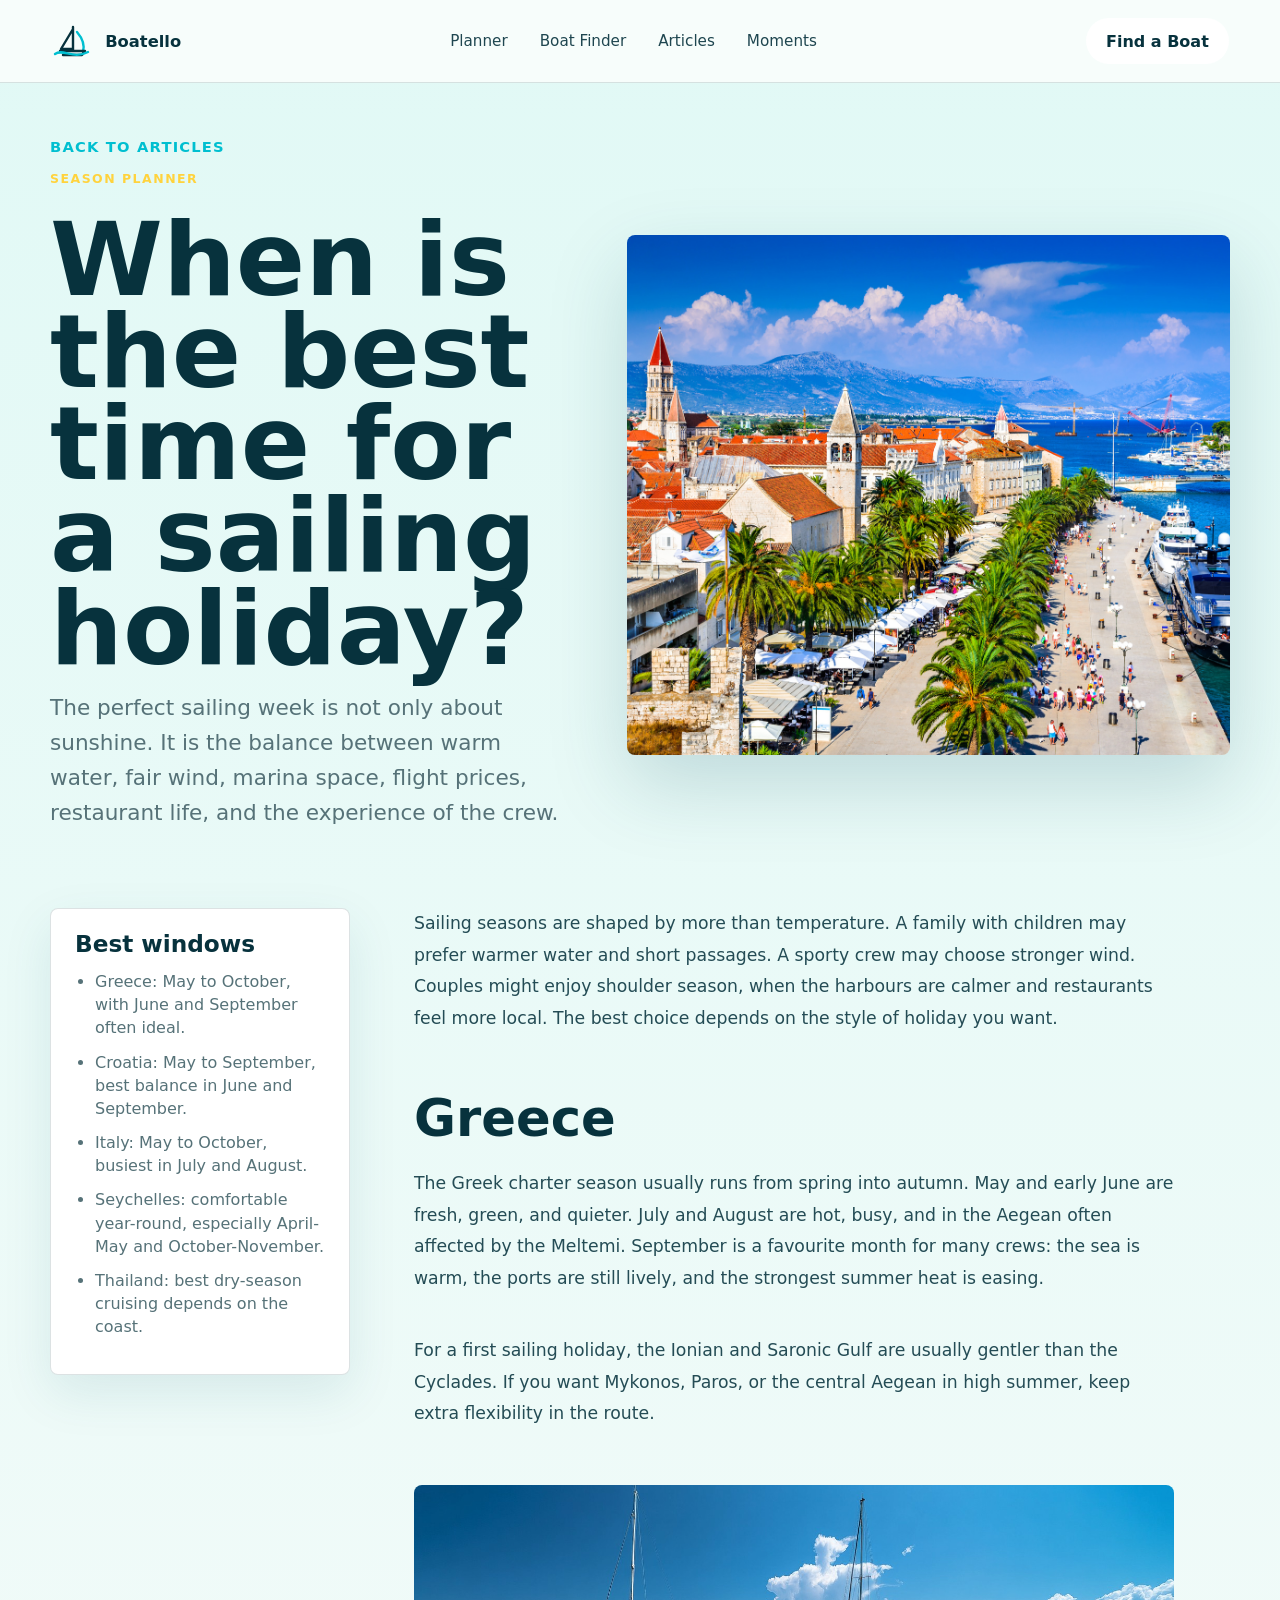
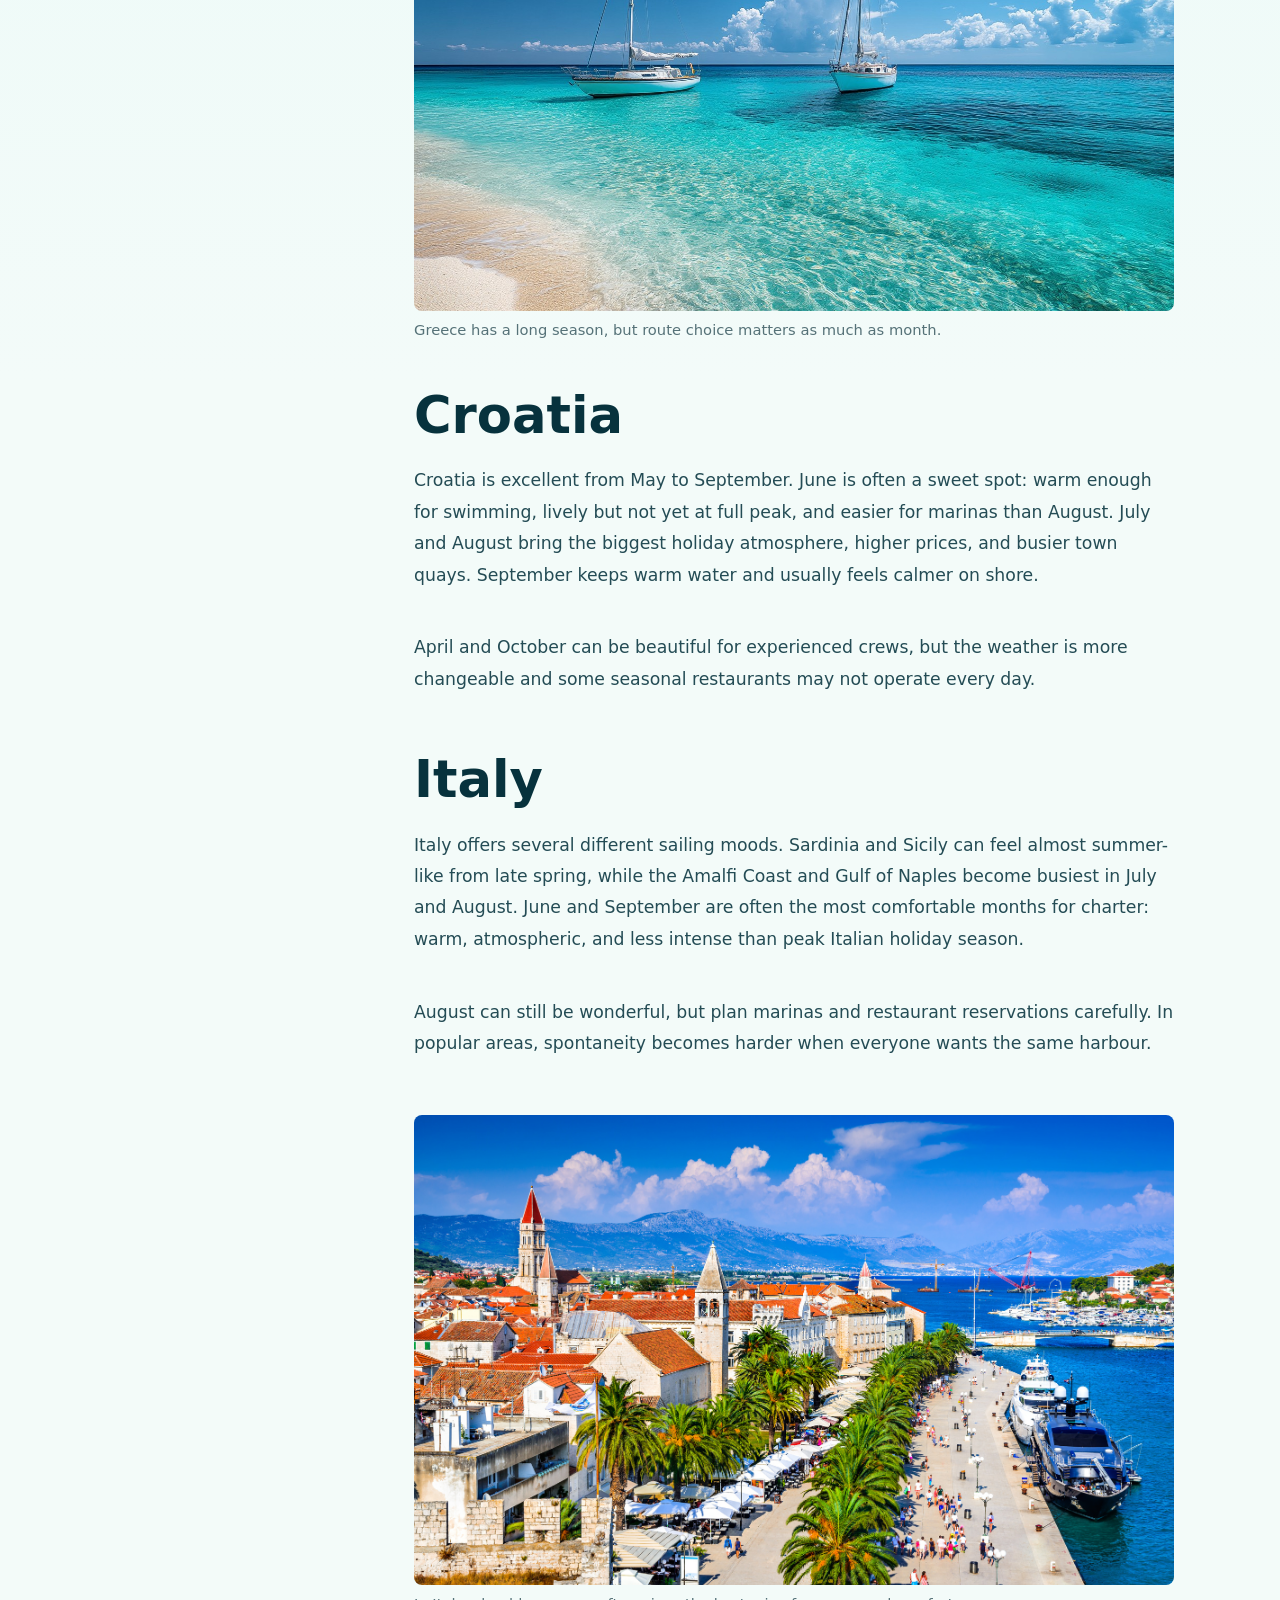
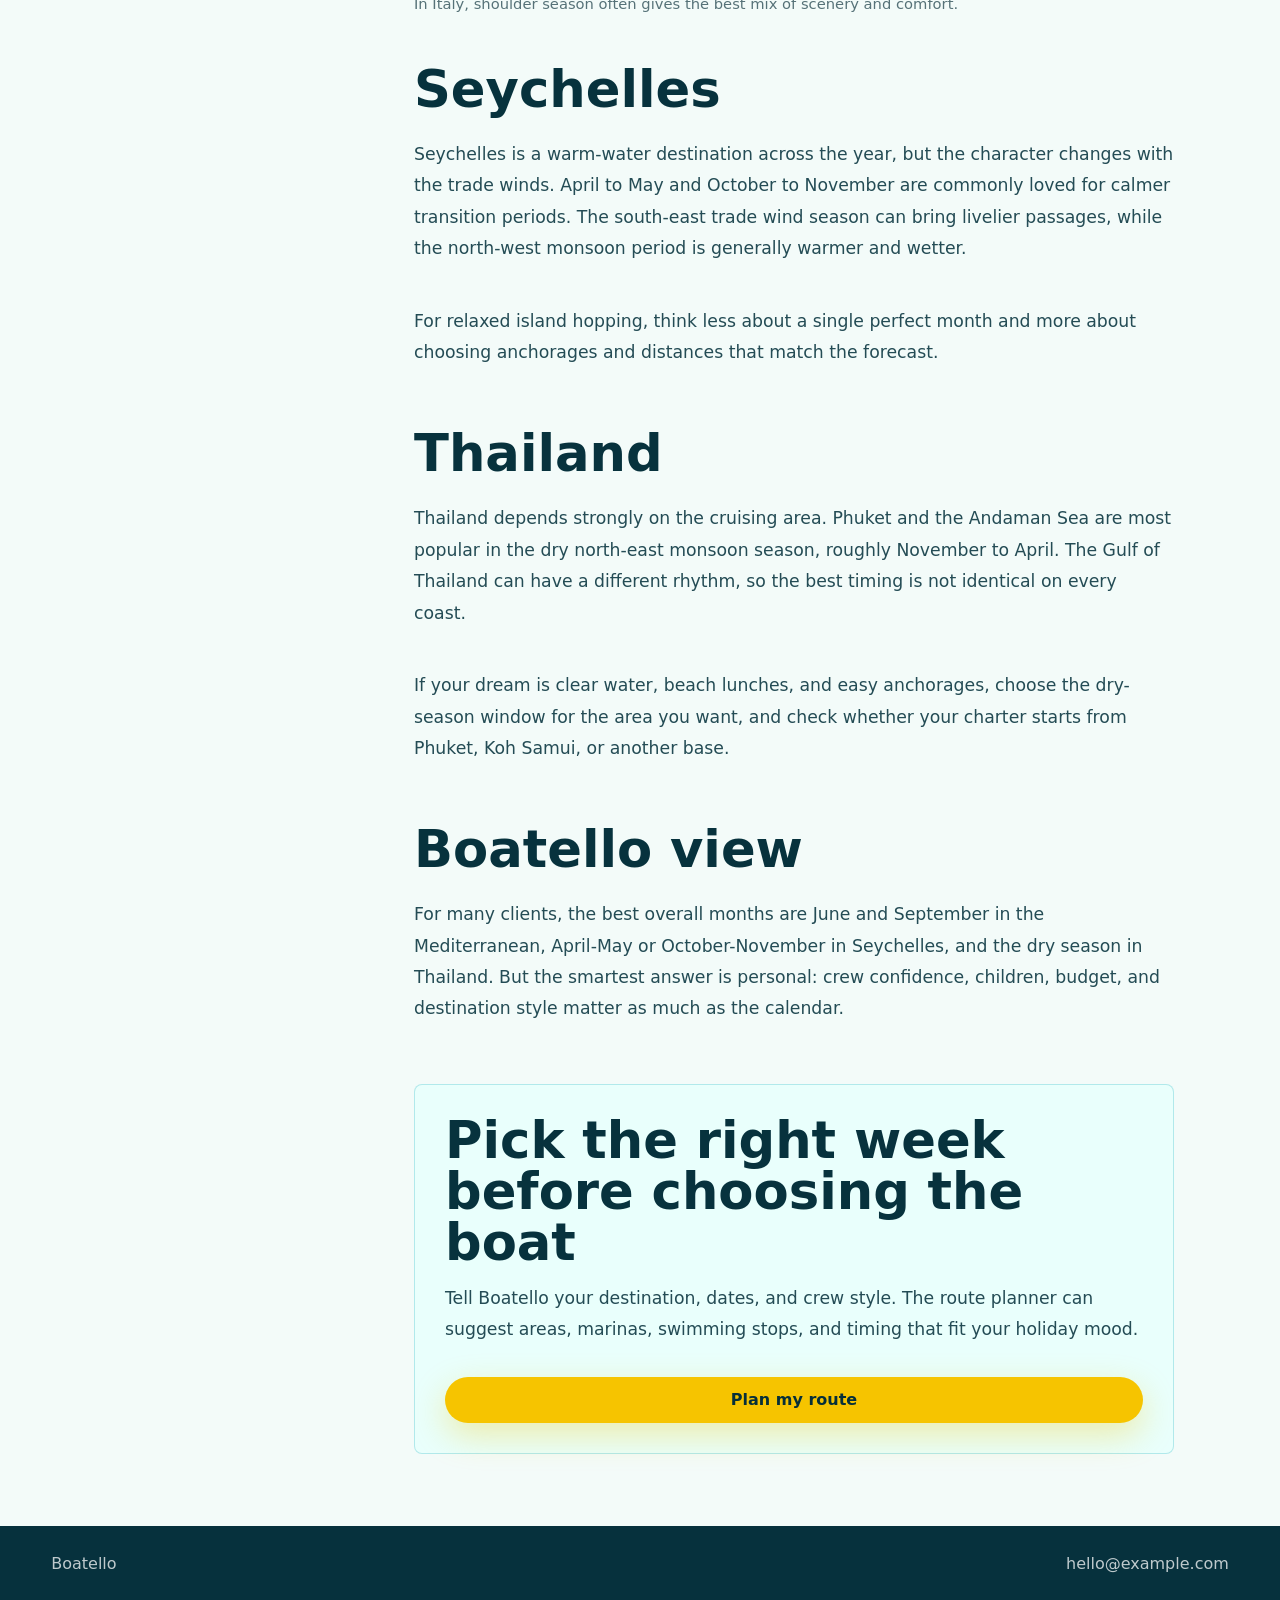
<file: article-best-sailing-season.html>
<!doctype html>
<html lang="en">
  <head>
    <meta charset="utf-8" />
    <meta name="viewport" content="width=device-width, initial-scale=1" />
    <title>When Is the Best Time for a Sailing Holiday? | Boatello</title>
    <meta
      name="description"
      content="Boatello guide to the best yacht charter seasons in Greece, Croatia, Italy, Seychelles, and Thailand."
    />
    <link rel="stylesheet" href="styles.css?v=article-seasons" />
  </head>
  <body>
    <header class="site-header article-header" aria-label="Primary navigation">
      <a class="brand" href="index.html#top" aria-label="Boatello home">
        <span class="brand-mark boatello-mark" aria-hidden="true">
          <svg viewBox="0 0 44 34" role="img">
            <path class="mark-sail-main" d="M22 3v23M22 5 10 25h12" />
            <path class="mark-sail-accent" d="M26 8c6 7 8 13 6 20" />
            <path class="mark-hull" d="M9 27h25l-3 4H12" />
            <path class="mark-route" d="M4 30c8-6 18 6 33-2" />
          </svg>
        </span>
        <span class="brand-name">Boatello</span>
      </a>
      <nav class="nav-links" aria-label="Main">
        <a href="index.html#planner">Planner</a>
        <a href="index.html#boat-finder">Boat Finder</a>
        <a href="index.html#articles">Articles</a>
        <a href="index.html#moments">Moments</a>
      </nav>
      <a class="nav-cta" href="index.html#boat-finder">Find a Boat</a>
    </header>

    <main class="article-page">
      <article class="article-detail">
        <section class="article-hero">
          <div class="article-hero-copy">
            <a class="back-link" href="index.html#articles">Back to articles</a>
            <p class="eyebrow">Season planner</p>
            <h1>When is the best time for a sailing holiday?</h1>
            <p class="article-intro">
              The perfect sailing week is not only about sunshine. It is the balance between warm
              water, fair wind, marina space, flight prices, restaurant life, and the experience of
              the crew.
            </p>
          </div>
          <img
            src="article-trogir-croatia.jpg"
            alt="Trogir waterfront in Croatia during the Mediterranean sailing season"
          />
        </section>

        <div class="article-content-grid">
          <aside class="article-note">
            <h2>Best windows</h2>
            <ul>
              <li>Greece: May to October, with June and September often ideal.</li>
              <li>Croatia: May to September, best balance in June and September.</li>
              <li>Italy: May to October, busiest in July and August.</li>
              <li>Seychelles: comfortable year-round, especially April-May and October-November.</li>
              <li>Thailand: best dry-season cruising depends on the coast.</li>
            </ul>
          </aside>

          <div class="article-copy">
            <p>
              Sailing seasons are shaped by more than temperature. A family with children may prefer
              warmer water and short passages. A sporty crew may choose stronger wind. Couples might
              enjoy shoulder season, when the harbours are calmer and restaurants feel more local.
              The best choice depends on the style of holiday you want.
            </p>

            <h2>Greece</h2>
            <p>
              The Greek charter season usually runs from spring into autumn. May and early June are
              fresh, green, and quieter. July and August are hot, busy, and in the Aegean often
              affected by the Meltemi. September is a favourite month for many crews: the sea is
              warm, the ports are still lively, and the strongest summer heat is easing.
            </p>
            <p>
              For a first sailing holiday, the Ionian and Saronic Gulf are usually gentler than the
              Cyclades. If you want Mykonos, Paros, or the central Aegean in high summer, keep extra
              flexibility in the route.
            </p>

            <figure>
              <img
                src="article-sailboats-tropical-paradise.jpg"
                alt="Sailboats in clear warm water during an ideal sailing season"
              />
              <figcaption>Greece has a long season, but route choice matters as much as month.</figcaption>
            </figure>

            <h2>Croatia</h2>
            <p>
              Croatia is excellent from May to September. June is often a sweet spot: warm enough for
              swimming, lively but not yet at full peak, and easier for marinas than August. July and
              August bring the biggest holiday atmosphere, higher prices, and busier town quays.
              September keeps warm water and usually feels calmer on shore.
            </p>
            <p>
              April and October can be beautiful for experienced crews, but the weather is more
              changeable and some seasonal restaurants may not operate every day.
            </p>

            <h2>Italy</h2>
            <p>
              Italy offers several different sailing moods. Sardinia and Sicily can feel almost
              summer-like from late spring, while the Amalfi Coast and Gulf of Naples become busiest
              in July and August. June and September are often the most comfortable months for
              charter: warm, atmospheric, and less intense than peak Italian holiday season.
            </p>
            <p>
              August can still be wonderful, but plan marinas and restaurant reservations carefully.
              In popular areas, spontaneity becomes harder when everyone wants the same harbour.
            </p>

            <figure>
              <img
                src="article-trogir-croatia.jpg"
                alt="Mediterranean harbour and waterfront in high sailing season"
              />
              <figcaption>In Italy, shoulder season often gives the best mix of scenery and comfort.</figcaption>
            </figure>

            <h2>Seychelles</h2>
            <p>
              Seychelles is a warm-water destination across the year, but the character changes with
              the trade winds. April to May and October to November are commonly loved for calmer
              transition periods. The south-east trade wind season can bring livelier passages, while
              the north-west monsoon period is generally warmer and wetter.
            </p>
            <p>
              For relaxed island hopping, think less about a single perfect month and more about
              choosing anchorages and distances that match the forecast.
            </p>

            <h2>Thailand</h2>
            <p>
              Thailand depends strongly on the cruising area. Phuket and the Andaman Sea are most
              popular in the dry north-east monsoon season, roughly November to April. The Gulf of
              Thailand can have a different rhythm, so the best timing is not identical on every
              coast.
            </p>
            <p>
              If your dream is clear water, beach lunches, and easy anchorages, choose the dry-season
              window for the area you want, and check whether your charter starts from Phuket, Koh
              Samui, or another base.
            </p>

            <h2>Boatello view</h2>
            <p>
              For many clients, the best overall months are June and September in the Mediterranean,
              April-May or October-November in Seychelles, and the dry season in Thailand. But the
              smartest answer is personal: crew confidence, children, budget, and destination style
              matter as much as the calendar.
            </p>

            <div class="article-cta">
              <h2>Pick the right week before choosing the boat</h2>
              <p>
                Tell Boatello your destination, dates, and crew style. The route planner can suggest
                areas, marinas, swimming stops, and timing that fit your holiday mood.
              </p>
              <a class="button primary" href="index.html#planner">Plan my route</a>
            </div>
          </div>
        </div>
      </article>
    </main>

    <footer class="footer">
      <span>Boatello</span>
      <a href="mailto:hello@example.com">hello@example.com</a>
    </footer>
  </body>
</html>
</file>
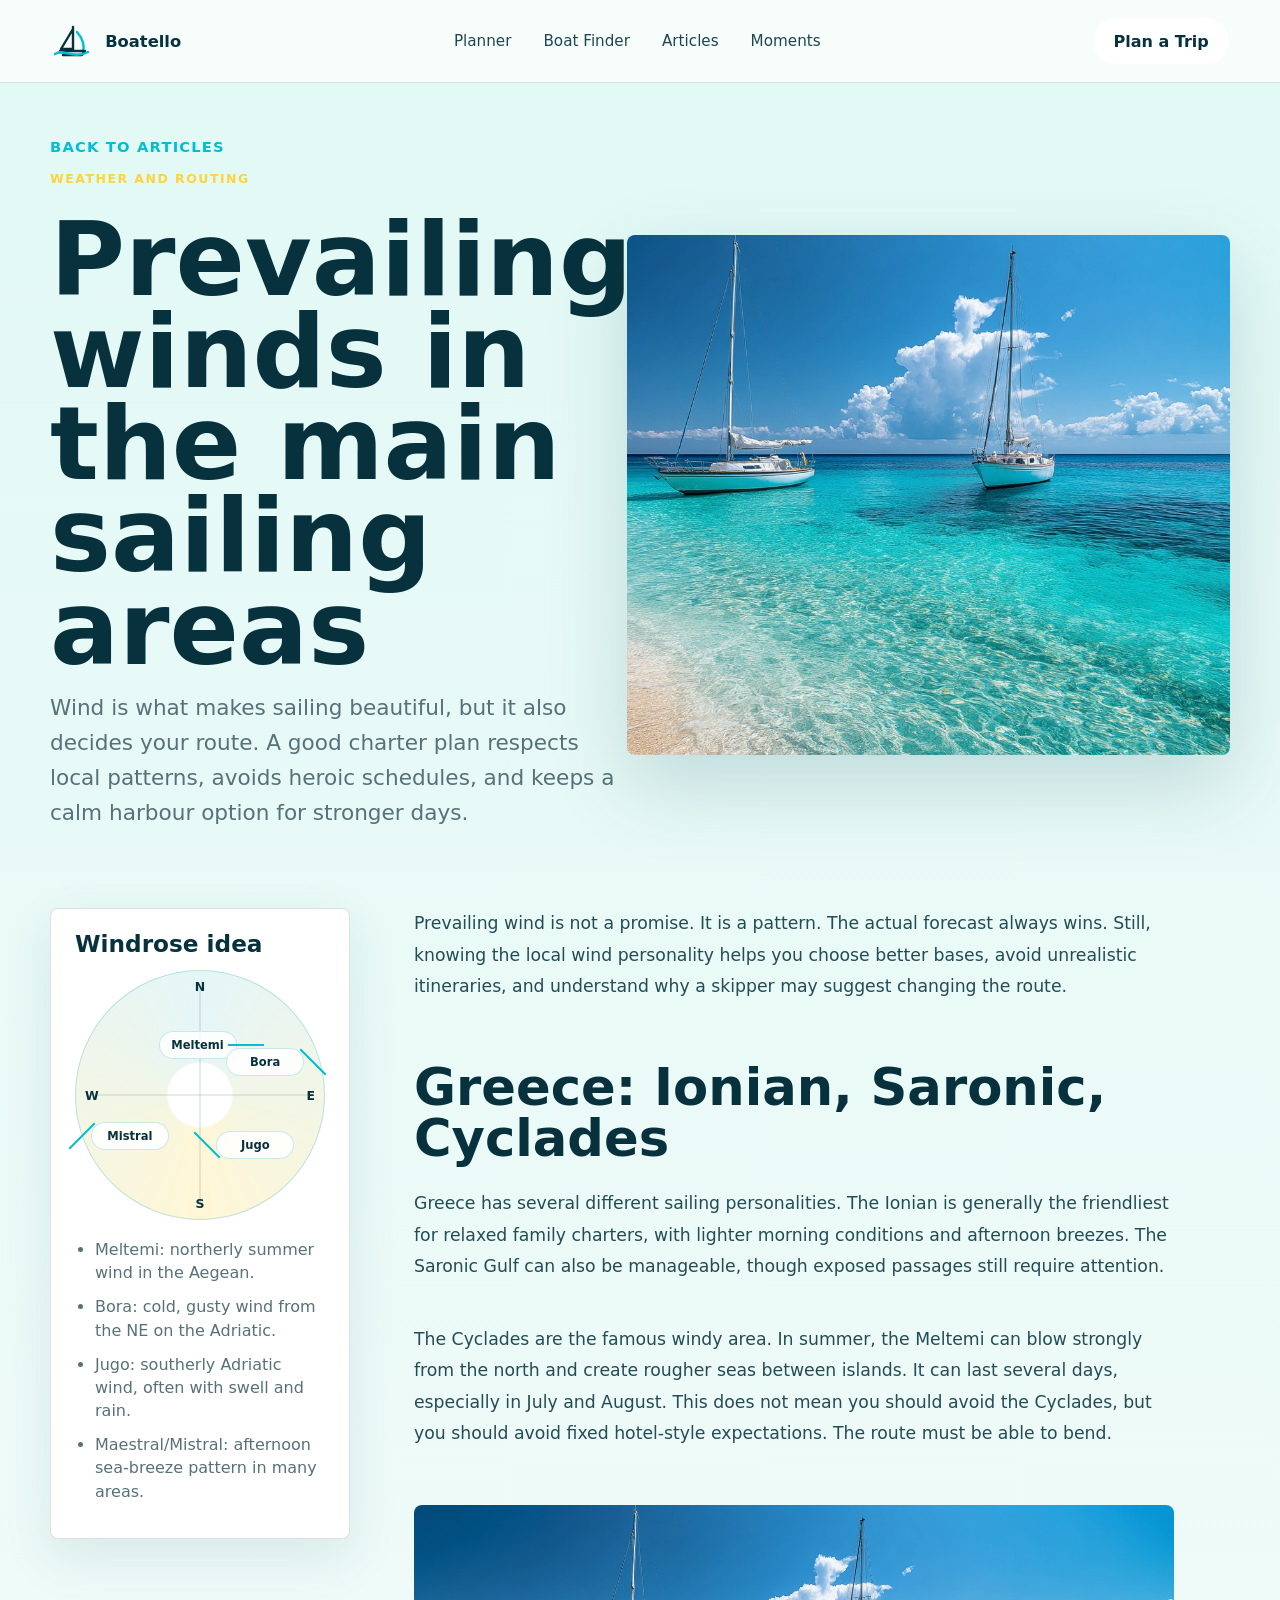
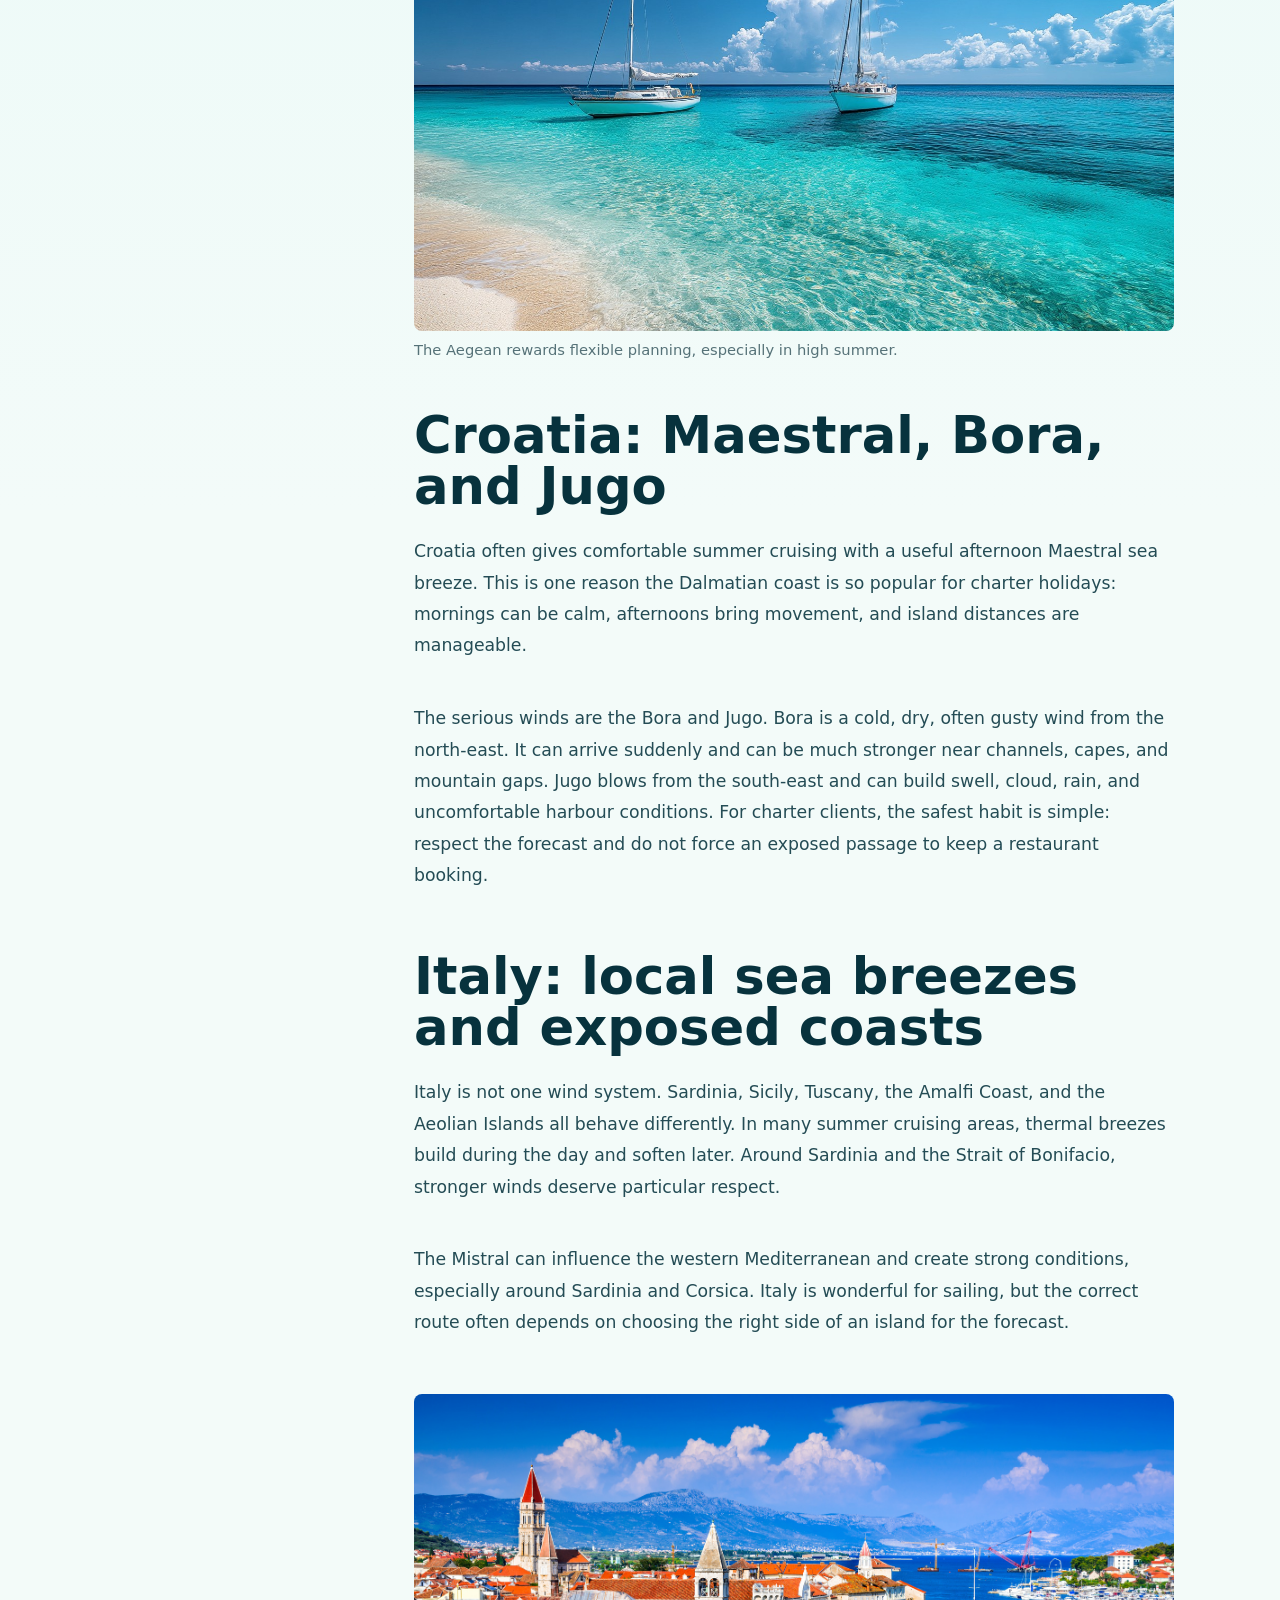
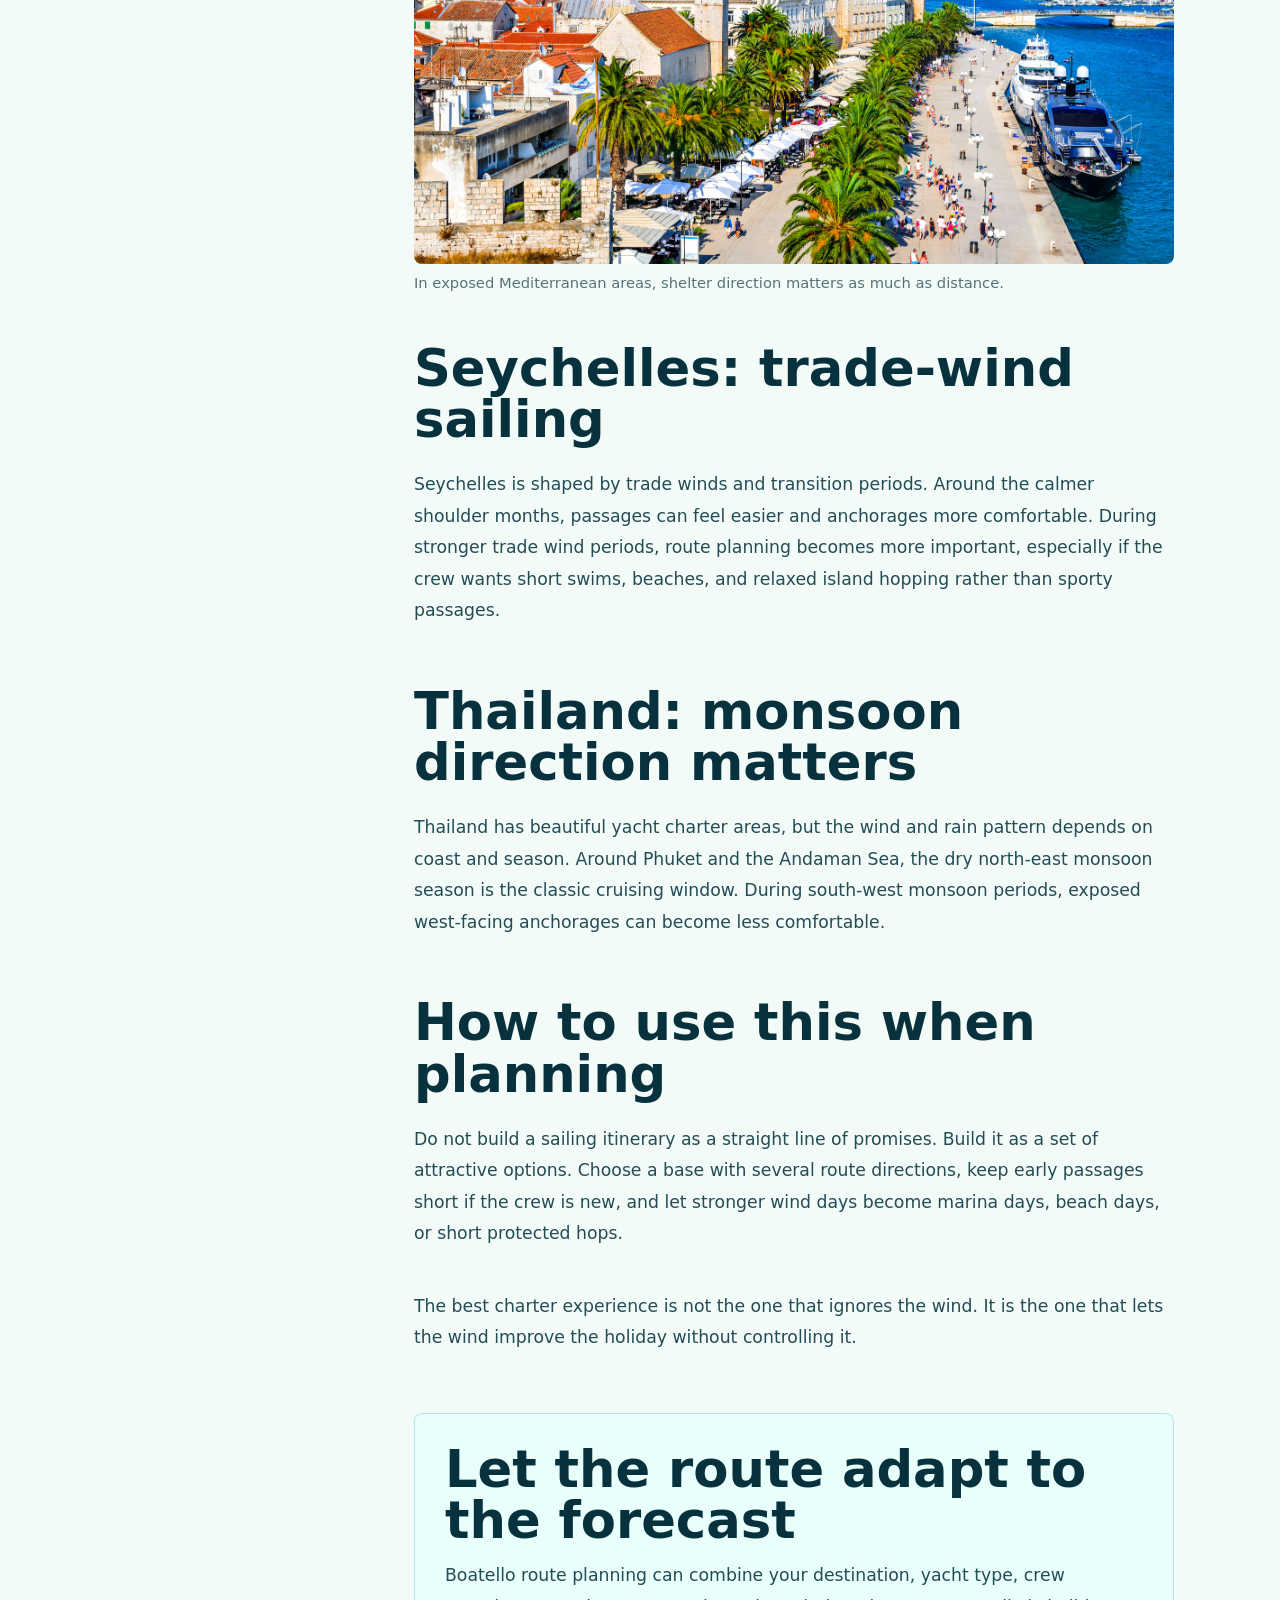
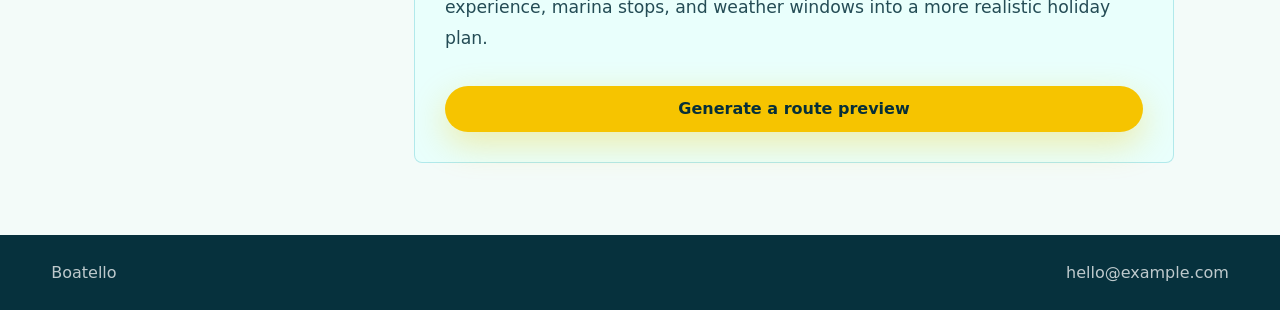
<file: article-prevailing-winds.html>
<!doctype html>
<html lang="en">
  <head>
    <meta charset="utf-8" />
    <meta name="viewport" content="width=device-width, initial-scale=1" />
    <title>Prevailing Winds in the Main Sailing Areas | Boatello</title>
    <meta
      name="description"
      content="Boatello guide to Meltemi, Bora, Jugo, Mistral, Maestral, trade winds, and practical route planning in popular sailing areas."
    />
    <link rel="stylesheet" href="styles.css?v=article-winds" />
  </head>
  <body>
    <header class="site-header article-header" aria-label="Primary navigation">
      <a class="brand" href="index.html#top" aria-label="Boatello home">
        <span class="brand-mark boatello-mark" aria-hidden="true">
          <svg viewBox="0 0 44 34" role="img">
            <path class="mark-sail-main" d="M22 3v23M22 5 10 25h12" />
            <path class="mark-sail-accent" d="M26 8c6 7 8 13 6 20" />
            <path class="mark-hull" d="M9 27h25l-3 4H12" />
            <path class="mark-route" d="M4 30c8-6 18 6 33-2" />
          </svg>
        </span>
        <span class="brand-name">Boatello</span>
      </a>
      <nav class="nav-links" aria-label="Main">
        <a href="index.html#planner">Planner</a>
        <a href="index.html#boat-finder">Boat Finder</a>
        <a href="index.html#articles">Articles</a>
        <a href="index.html#moments">Moments</a>
      </nav>
      <a class="nav-cta" href="index.html#planner">Plan a Trip</a>
    </header>

    <main class="article-page">
      <article class="article-detail">
        <section class="article-hero">
          <div class="article-hero-copy">
            <a class="back-link" href="index.html#articles">Back to articles</a>
            <p class="eyebrow">Weather and routing</p>
            <h1>Prevailing winds in the main sailing areas</h1>
            <p class="article-intro">
              Wind is what makes sailing beautiful, but it also decides your route. A good charter
              plan respects local patterns, avoids heroic schedules, and keeps a calm harbour option
              for stronger days.
            </p>
          </div>
          <img
            src="article-sailboats-tropical-paradise.jpg"
            alt="Sailboats on turquoise water for wind and route planning"
          />
        </section>

        <div class="article-content-grid">
          <aside class="article-note wind-note">
            <h2>Windrose idea</h2>
            <div class="windrose" aria-label="Simplified windrose for Mediterranean sailing">
              <span class="windrose-label north">N</span>
              <span class="windrose-label east">E</span>
              <span class="windrose-label south">S</span>
              <span class="windrose-label west">W</span>
              <span class="wind-arrow meltemi">Meltemi</span>
              <span class="wind-arrow bora">Bora</span>
              <span class="wind-arrow jugo">Jugo</span>
              <span class="wind-arrow mistral">Mistral</span>
            </div>
            <ul>
              <li>Meltemi: northerly summer wind in the Aegean.</li>
              <li>Bora: cold, gusty wind from the NE on the Adriatic.</li>
              <li>Jugo: southerly Adriatic wind, often with swell and rain.</li>
              <li>Maestral/Mistral: afternoon sea-breeze pattern in many areas.</li>
            </ul>
          </aside>

          <div class="article-copy">
            <p>
              Prevailing wind is not a promise. It is a pattern. The actual forecast always wins.
              Still, knowing the local wind personality helps you choose better bases, avoid
              unrealistic itineraries, and understand why a skipper may suggest changing the route.
            </p>

            <h2>Greece: Ionian, Saronic, Cyclades</h2>
            <p>
              Greece has several different sailing personalities. The Ionian is generally the
              friendliest for relaxed family charters, with lighter morning conditions and afternoon
              breezes. The Saronic Gulf can also be manageable, though exposed passages still require
              attention.
            </p>
            <p>
              The Cyclades are the famous windy area. In summer, the Meltemi can blow strongly from
              the north and create rougher seas between islands. It can last several days, especially
              in July and August. This does not mean you should avoid the Cyclades, but you should
              avoid fixed hotel-style expectations. The route must be able to bend.
            </p>

            <figure>
              <img
                src="article-sailboats-tropical-paradise.jpg"
                alt="Sailboats at sea in clear weather before wind planning"
              />
              <figcaption>The Aegean rewards flexible planning, especially in high summer.</figcaption>
            </figure>

            <h2>Croatia: Maestral, Bora, and Jugo</h2>
            <p>
              Croatia often gives comfortable summer cruising with a useful afternoon Maestral sea
              breeze. This is one reason the Dalmatian coast is so popular for charter holidays:
              mornings can be calm, afternoons bring movement, and island distances are manageable.
            </p>
            <p>
              The serious winds are the Bora and Jugo. Bora is a cold, dry, often gusty wind from
              the north-east. It can arrive suddenly and can be much stronger near channels, capes,
              and mountain gaps. Jugo blows from the south-east and can build swell, cloud, rain, and
              uncomfortable harbour conditions. For charter clients, the safest habit is simple:
              respect the forecast and do not force an exposed passage to keep a restaurant booking.
            </p>

            <h2>Italy: local sea breezes and exposed coasts</h2>
            <p>
              Italy is not one wind system. Sardinia, Sicily, Tuscany, the Amalfi Coast, and the
              Aeolian Islands all behave differently. In many summer cruising areas, thermal breezes
              build during the day and soften later. Around Sardinia and the Strait of Bonifacio,
              stronger winds deserve particular respect.
            </p>
            <p>
              The Mistral can influence the western Mediterranean and create strong conditions,
              especially around Sardinia and Corsica. Italy is wonderful for sailing, but the correct
              route often depends on choosing the right side of an island for the forecast.
            </p>

            <figure>
              <img
                src="article-trogir-croatia.jpg"
                alt="Mediterranean waterfront and harbour for shelter planning"
              />
              <figcaption>In exposed Mediterranean areas, shelter direction matters as much as distance.</figcaption>
            </figure>

            <h2>Seychelles: trade-wind sailing</h2>
            <p>
              Seychelles is shaped by trade winds and transition periods. Around the calmer shoulder
              months, passages can feel easier and anchorages more comfortable. During stronger trade
              wind periods, route planning becomes more important, especially if the crew wants short
              swims, beaches, and relaxed island hopping rather than sporty passages.
            </p>

            <h2>Thailand: monsoon direction matters</h2>
            <p>
              Thailand has beautiful yacht charter areas, but the wind and rain pattern depends on
              coast and season. Around Phuket and the Andaman Sea, the dry north-east monsoon season
              is the classic cruising window. During south-west monsoon periods, exposed west-facing
              anchorages can become less comfortable.
            </p>

            <h2>How to use this when planning</h2>
            <p>
              Do not build a sailing itinerary as a straight line of promises. Build it as a set of
              attractive options. Choose a base with several route directions, keep early passages
              short if the crew is new, and let stronger wind days become marina days, beach days, or
              short protected hops.
            </p>
            <p>
              The best charter experience is not the one that ignores the wind. It is the one that
              lets the wind improve the holiday without controlling it.
            </p>

            <div class="article-cta">
              <h2>Let the route adapt to the forecast</h2>
              <p>
                Boatello route planning can combine your destination, yacht type, crew experience,
                marina stops, and weather windows into a more realistic holiday plan.
              </p>
              <a class="button primary" href="index.html#planner">Generate a route preview</a>
            </div>
          </div>
        </div>
      </article>
    </main>

    <footer class="footer">
      <span>Boatello</span>
      <a href="mailto:hello@example.com">hello@example.com</a>
    </footer>
  </body>
</html>
</file>
<file: styles.css>
:root {
  --ink: #07323d;
  --muted: #567278;
  --paper: #f3fbf9;
  --sea: #009bb1;
  --teal: #00bfd0;
  --coral: #f6c400;
  --gold: #ffd33d;
  --night: #06313d;
  --line: rgba(7, 50, 61, 0.14);
  --white: #ffffff;
  --shadow: 0 20px 70px rgba(0, 91, 111, 0.24);
}

* {
  box-sizing: border-box;
}

html {
  scroll-behavior: smooth;
}

body {
  margin: 0;
  color: var(--ink);
  font-family:
    Inter, ui-sans-serif, system-ui, -apple-system, BlinkMacSystemFont, "Segoe UI", sans-serif;
  background:
    linear-gradient(180deg, #e9fbfb 0, var(--paper) 520px, #fff8ed 100%);
  letter-spacing: 0;
}

a {
  color: inherit;
  text-decoration: none;
}

img {
  display: block;
  width: 100%;
}

.site-header {
  position: fixed;
  top: 0;
  left: 0;
  right: 0;
  z-index: 20;
  display: flex;
  align-items: center;
  justify-content: space-between;
  gap: 24px;
  padding: 18px clamp(18px, 4vw, 56px);
  color: var(--white);
  background: linear-gradient(180deg, rgba(3, 53, 65, 0.68), rgba(3, 53, 65, 0));
}

.brand {
  display: inline-flex;
  align-items: center;
  gap: 10px;
  font-weight: 800;
}

.brand-name {
  color: currentColor;
  font-size: 1.02rem;
  font-weight: 900;
  letter-spacing: 0;
}

.brand-mark {
  display: grid;
  width: 34px;
  height: 34px;
  place-items: center;
  border: 1px solid rgba(255, 255, 255, 0.55);
  border-radius: 50%;
  background: rgba(255, 255, 255, 0.14);
}

.boatello-mark {
  width: 44px;
  height: 34px;
  border: 0;
  border-radius: 0;
  background: transparent;
}

.boatello-mark svg {
  width: 44px;
  height: 34px;
  overflow: visible;
}

.boatello-mark path {
  fill: none;
  stroke-linecap: round;
  stroke-linejoin: round;
  stroke-width: 2.4;
}

.mark-sail-main,
.mark-hull {
  stroke: currentColor;
}

.mark-sail-accent,
.mark-route {
  stroke: var(--teal);
}

.nav-links {
  display: flex;
  align-items: center;
  gap: clamp(14px, 3vw, 32px);
  font-size: 0.95rem;
}

.nav-links a {
  opacity: 0.9;
}

.nav-links a:hover {
  opacity: 1;
}

.nav-cta,
.button {
  display: inline-flex;
  min-height: 46px;
  align-items: center;
  justify-content: center;
  border: 0;
  border-radius: 999px;
  padding: 0 20px;
  font: inherit;
  font-weight: 800;
  cursor: pointer;
}

.nav-cta {
  color: var(--ink);
  background: var(--white);
}

.hero {
  position: relative;
  min-height: 94vh;
  overflow: hidden;
  color: var(--white);
  background:
    linear-gradient(90deg, rgba(4, 55, 68, 0.76), rgba(0, 155, 177, 0.18) 58%, rgba(255, 200, 74, 0.16)),
    url("hero-tropical-beach-paradise.jpg")
      center 54% / cover;
  background-position:
    center,
    center 58%;
  background-size:
    cover,
    cover;
}

.hero-shade {
  position: absolute;
  inset: auto 0 0;
  height: 34%;
  background: linear-gradient(0deg, var(--paper), rgba(243, 251, 249, 0));
}

.hero-inner {
  position: relative;
  z-index: 1;
  display: grid;
  grid-template-columns: minmax(0, 1fr) minmax(330px, 440px);
  gap: clamp(28px, 6vw, 80px);
  align-items: end;
  width: calc(100% - 36px);
  max-width: 1180px;
  min-height: 94vh;
  margin: 0 auto;
  padding: 124px 0 70px;
}

.hero-copy {
  max-width: 700px;
  padding-bottom: 38px;
}

.eyebrow {
  margin: 0 0 12px;
  color: var(--gold);
  font-size: 0.78rem;
  font-weight: 900;
  letter-spacing: 0.12em;
  text-transform: uppercase;
}

h1,
h2,
h3,
p {
  margin-top: 0;
}

h1 {
  max-width: 760px;
  margin-bottom: 18px;
  font-size: clamp(3.4rem, 9vw, 7.8rem);
  line-height: 0.88;
  letter-spacing: 0;
}

.hero-lede {
  max-width: 660px;
  margin-bottom: 30px;
  color: rgba(255, 255, 255, 0.88);
  font-size: clamp(1.05rem, 2vw, 1.28rem);
  line-height: 1.55;
}

.hero-actions {
  display: flex;
  flex-wrap: wrap;
  gap: 12px;
}

.button.primary {
  color: #062f39;
  background: var(--coral);
  box-shadow: 0 12px 34px rgba(246, 196, 0, 0.32);
}

.button.ghost {
  color: var(--white);
  background: rgba(255, 255, 255, 0.15);
  border: 1px solid rgba(255, 255, 255, 0.36);
}

.button.full {
  width: 100%;
}

.planner-panel {
  border: 1px solid rgba(255, 255, 255, 0.28);
  border-radius: 8px;
  padding: 24px;
  color: var(--ink);
  background: rgba(255, 255, 255, 0.94);
  box-shadow: var(--shadow);
  backdrop-filter: blur(16px);
}

.panel-heading {
  display: flex;
  align-items: end;
  justify-content: space-between;
  gap: 14px;
  margin-bottom: 18px;
}

.panel-heading h2 {
  margin: 0;
  font-size: 1.35rem;
}

.planner-form {
  display: grid;
  gap: 15px;
}

label,
legend {
  color: var(--muted);
  font-size: 0.78rem;
  font-weight: 900;
  text-transform: uppercase;
}

select,
input {
  width: 100%;
  height: 46px;
  margin-top: 7px;
  border: 1px solid var(--line);
  border-radius: 6px;
  padding: 0 12px;
  color: var(--ink);
  background: var(--white);
  font: inherit;
}

textarea {
  width: 100%;
  min-height: 116px;
  margin-top: 7px;
  border: 1px solid var(--line);
  border-radius: 6px;
  padding: 12px;
  color: var(--ink);
  background: var(--white);
  font: inherit;
  resize: vertical;
}

.field-grid {
  display: grid;
  grid-template-columns: 1fr 1fr;
  gap: 12px;
}

.segmented {
  display: grid;
  grid-template-columns: repeat(3, 1fr);
  gap: 8px;
  margin: 0;
  border: 0;
  padding: 0;
}

.segmented legend {
  grid-column: 1 / -1;
  margin-bottom: 0;
}

.segmented label {
  display: flex;
  min-height: 42px;
  align-items: center;
  justify-content: center;
  border: 1px solid var(--line);
  border-radius: 6px;
  padding: 0 8px;
  color: var(--ink);
  background: var(--white);
  text-align: center;
  text-transform: none;
}

.segmented input {
  position: absolute;
  opacity: 0;
  pointer-events: none;
}

.segmented label:has(input:checked) {
  border-color: var(--sea);
  color: var(--white);
  background: var(--sea);
}

.route-output {
  display: grid;
  grid-template-columns: repeat(3, 1fr);
  gap: 10px;
  margin-top: 16px;
}

.route-output > div {
  min-height: 84px;
  border-radius: 8px;
  padding: 12px;
  background: #e5fbfb;
}

.route-output .route-loading,
.route-output .ai-preview {
  grid-column: 1 / -1;
}

.ai-preview p {
  margin: 8px 0 0;
  color: var(--muted);
  line-height: 1.55;
}

.real-route-map {
  display: grid;
  grid-template-columns: minmax(220px, 0.9fr) minmax(0, 1fr);
  gap: 14px;
  align-items: stretch;
  margin: 12px 0 16px;
}

.leaflet-route-map {
  width: 100%;
  height: 280px;
  min-height: 190px;
  border-radius: 8px;
  overflow: hidden;
  border: 1px solid rgba(0, 155, 177, 0.22);
  box-shadow: inset 0 0 0 1px rgba(255, 255, 255, 0.4);
}

.painted-route-map {
  background: #e5fbfb;
}

.painted-route-map svg {
  display: block;
  width: 100%;
  height: 100%;
}

.chart-land {
  fill: #f6e7bd;
  stroke: rgba(7, 50, 61, 0.16);
  stroke-width: 0.7;
}

.chart-island {
  fill: #fff2c8;
  stroke: rgba(7, 50, 61, 0.18);
  stroke-width: 0.6;
}

.chart-contour {
  fill: none;
  stroke: rgba(255, 255, 255, 0.55);
  stroke-dasharray: 2 3;
  stroke-linecap: round;
  stroke-width: 0.9;
}

.chart-route {
  fill: none;
  stroke: #f6c400;
  stroke-dasharray: 3 2.4;
  stroke-linecap: round;
  stroke-linejoin: round;
  stroke-width: 1.7;
}

.chart-stop {
  fill: #f6c400;
  stroke: #ffffff;
  stroke-width: 0.9;
}

.chart-stop-number {
  fill: #06313d;
  font-size: 3.5px;
  font-weight: 900;
  text-anchor: middle;
}

.chart-label {
  fill: #06313d;
  font-size: 3.1px;
  font-weight: 800;
  paint-order: stroke;
  stroke: rgba(255, 255, 255, 0.74);
  stroke-width: 1px;
}

.route-number-tooltip {
  border: 0;
  box-shadow: none;
  color: #06313d;
  background: transparent;
  font-size: 0.72rem;
  font-weight: 900;
}

.mini-route-stops {
  display: grid;
  gap: 8px;
  max-height: 230px;
  margin: 0;
  overflow: auto;
  padding: 0;
  list-style: none;
}

.mini-route-stops li {
  border: 1px solid rgba(0, 155, 177, 0.18);
  border-radius: 8px;
  padding: 10px;
  background: rgba(255, 255, 255, 0.72);
}

.mini-route-stops strong,
.mini-route-stops span {
  display: block;
}

.mini-route-stops strong {
  margin-bottom: 4px;
  color: var(--ink);
}

.mini-route-stops span {
  color: var(--muted);
  font-size: 0.9rem;
  line-height: 1.35;
}

.route-error {
  border: 1px solid rgba(180, 53, 35, 0.26);
  background: #fff4e0;
}

.metric {
  display: block;
  margin-bottom: 6px;
  color: var(--sea);
  font-size: 1.08rem;
  font-weight: 900;
}

small {
  color: var(--muted);
  line-height: 1.35;
}

.trust-strip {
  display: flex;
  flex-wrap: wrap;
  gap: 10px;
  justify-content: center;
  width: calc(100% - 36px);
  max-width: 1180px;
  margin: -18px auto 0;
  padding: 18px;
  border-radius: 8px;
  color: var(--muted);
  background: rgba(255, 255, 255, 0.94);
  box-shadow: 0 14px 40px rgba(0, 91, 111, 0.13);
}

.trust-strip span {
  border: 1px solid rgba(0, 191, 208, 0.24);
  border-radius: 999px;
  padding: 9px 14px;
  font-weight: 800;
  background: #f0ffff;
}

.section {
  width: calc(100% - 36px);
  max-width: 1180px;
  margin: 0 auto;
  padding: 94px 0 30px;
}

.section-head {
  display: grid;
  grid-template-columns: 0.75fr 1fr;
  gap: 28px;
  align-items: end;
  margin-bottom: 28px;
}

.section-head .eyebrow {
  grid-column: 1 / -1;
  margin-bottom: -18px;
}

h2 {
  margin-bottom: 0;
  font-size: clamp(2rem, 4vw, 3.7rem);
  line-height: 0.98;
}

.section-head p,
.route-copy p,
.feature-row p,
.card-body p {
  color: var(--muted);
  line-height: 1.6;
}

.yacht-grid {
  display: grid;
  grid-template-columns: repeat(3, 1fr);
  gap: 18px;
}

.yacht-card {
  overflow: hidden;
  border-radius: 8px;
  background: var(--white);
  box-shadow: 0 18px 46px rgba(0, 91, 111, 0.12);
}

.yacht-card img {
  aspect-ratio: 4 / 3;
  object-fit: cover;
}

.card-body {
  padding: 22px;
}

.card-body span {
  color: var(--coral);
  font-size: 0.78rem;
  font-weight: 900;
  text-transform: uppercase;
}

.card-body h3,
.feature-row h3,
.local-grid h3 {
  margin: 8px 0 10px;
  font-size: 1.2rem;
}

.finder-section {
  width: calc(100% - 36px);
  max-width: 1180px;
  margin: 76px auto 0;
  padding: 56px 0 20px;
  border-top: 1px solid var(--line);
}

.articles-section {
  width: calc(100% - 36px);
  max-width: 1180px;
  margin: 54px auto 0;
  padding: 44px 0 20px;
  border-top: 1px solid var(--line);
}

.articles-head {
  display: grid;
  gap: 12px;
  max-width: 940px;
  margin-bottom: 28px;
}

.articles-head p:not(.eyebrow) {
  color: var(--muted);
  font-size: 1.05rem;
  line-height: 1.6;
}

.articles-grid {
  display: grid;
  grid-template-columns: repeat(3, 1fr);
  gap: 18px;
}

.article-card {
  display: grid;
  overflow: hidden;
  border: 1px solid var(--line);
  border-radius: 8px;
  background: var(--white);
  box-shadow: 0 16px 44px rgba(0, 91, 111, 0.1);
}

.article-card img {
  height: 280px;
  object-fit: cover;
}

.article-body {
  display: grid;
  gap: 14px;
  align-content: start;
  padding: 22px;
}

.article-body h3 {
  margin: 0;
  font-size: clamp(1.45rem, 2.5vw, 2rem);
  line-height: 1.08;
}

.article-body p {
  color: var(--muted);
  line-height: 1.58;
}

.article-body .button {
  justify-self: start;
}

.article-image-link {
  display: block;
  color: inherit;
  text-decoration: none;
}

.article-body h3 a {
  color: inherit;
  text-decoration: none;
}

.article-body h3 a:hover {
  color: var(--teal);
}

.article-header {
  background: rgba(248, 253, 251, 0.94);
  color: var(--ink);
  border-bottom: 1px solid var(--line);
  backdrop-filter: blur(18px);
}

.article-page {
  padding-top: 84px;
  background:
    linear-gradient(180deg, rgba(218, 248, 244, 0.72), rgba(248, 253, 251, 0) 42%),
    var(--paper);
}

.article-detail {
  width: calc(100% - 36px);
  max-width: 1180px;
  margin: 0 auto;
  padding: 54px 0 72px;
}

.article-hero {
  display: grid;
  grid-template-columns: minmax(0, 0.92fr) minmax(420px, 1.08fr);
  gap: clamp(28px, 5vw, 72px);
  align-items: center;
}

.article-hero-copy {
  display: grid;
  gap: 16px;
}

.article-hero h1 {
  max-width: 760px;
  margin: 0;
  color: var(--ink);
  font-size: clamp(3.3rem, 8vw, 6.6rem);
  line-height: 0.9;
}

.article-intro {
  max-width: 700px;
  color: var(--muted);
  font-size: clamp(1.08rem, 2vw, 1.35rem);
  line-height: 1.62;
}

.back-link {
  width: max-content;
  color: var(--teal);
  font-size: 0.92rem;
  font-weight: 900;
  text-decoration: none;
  text-transform: uppercase;
  letter-spacing: 0.08em;
}

.back-link:hover {
  color: var(--ink);
}

.article-hero img {
  width: 100%;
  min-height: 520px;
  border-radius: 8px;
  object-fit: cover;
  box-shadow: 0 30px 80px rgba(0, 77, 93, 0.18);
}

.article-content-grid {
  display: grid;
  grid-template-columns: 300px minmax(0, 760px);
  gap: clamp(28px, 5vw, 72px);
  align-items: start;
  margin-top: 56px;
}

.article-note {
  position: sticky;
  top: 94px;
  padding: 24px;
  border: 1px solid var(--line);
  border-radius: 8px;
  background: var(--white);
  box-shadow: 0 18px 50px rgba(0, 91, 111, 0.1);
}

.article-note h2 {
  margin-bottom: 14px;
  font-size: 1.45rem;
}

.article-note ul,
.article-copy ul {
  margin: 0;
  padding-left: 20px;
}

.article-note li {
  margin-bottom: 11px;
  color: var(--muted);
  line-height: 1.45;
}

.article-copy {
  display: grid;
  gap: 24px;
}

.article-copy p {
  color: #244c55;
  font-size: 1.08rem;
  line-height: 1.82;
}

.article-copy h2 {
  margin-top: 18px;
  color: var(--ink);
  font-size: clamp(2rem, 4vw, 3.2rem);
  line-height: 1;
}

.article-copy figure {
  margin: 14px 0 10px;
}

.article-copy figure img {
  width: 100%;
  max-height: 470px;
  border-radius: 8px;
  object-fit: cover;
}

.article-copy figcaption {
  margin-top: 10px;
  color: var(--muted);
  font-size: 0.92rem;
}

.article-cta {
  display: grid;
  gap: 14px;
  margin-top: 18px;
  padding: 30px;
  border: 1px solid rgba(0, 163, 181, 0.24);
  border-radius: 8px;
  background: #e9fffc;
}

.article-cta h2 {
  margin: 0;
}

.wind-note {
  gap: 18px;
}

.windrose {
  position: relative;
  aspect-ratio: 1;
  width: 100%;
  max-width: 250px;
  margin: 4px auto 18px;
  border: 1px solid rgba(0, 163, 181, 0.24);
  border-radius: 50%;
  background:
    radial-gradient(circle at center, #ffffff 0 18%, transparent 19%),
    conic-gradient(from 0deg, rgba(0, 163, 181, 0.1), rgba(255, 200, 0, 0.16), rgba(0, 163, 181, 0.1));
}

.windrose::before,
.windrose::after {
  content: "";
  position: absolute;
  inset: 50% auto auto 50%;
  width: 1px;
  height: 88%;
  background: rgba(9, 65, 76, 0.2);
  transform: translate(-50%, -50%);
}

.windrose::after {
  transform: translate(-50%, -50%) rotate(90deg);
}

.windrose-label {
  position: absolute;
  color: var(--ink);
  font-size: 0.78rem;
  font-weight: 900;
}

.windrose-label.north {
  top: 8px;
  left: 50%;
  transform: translateX(-50%);
}

.windrose-label.east {
  top: 50%;
  right: 9px;
  transform: translateY(-50%);
}

.windrose-label.south {
  bottom: 8px;
  left: 50%;
  transform: translateX(-50%);
}

.windrose-label.west {
  top: 50%;
  left: 9px;
  transform: translateY(-50%);
}

.wind-arrow {
  position: absolute;
  display: grid;
  place-items: center;
  min-width: 78px;
  min-height: 28px;
  border: 1px solid rgba(0, 163, 181, 0.22);
  border-radius: 999px;
  color: var(--ink);
  background: rgba(255, 255, 255, 0.86);
  font-size: 0.72rem;
  font-weight: 900;
}

.wind-arrow::before {
  content: "";
  position: absolute;
  width: 36px;
  height: 2px;
  background: var(--teal);
}

.wind-arrow.meltemi {
  top: 24%;
  left: 49%;
  transform: translateX(-50%);
}

.wind-arrow.meltemi::before {
  right: -28px;
  transform: rotate(180deg);
}

.wind-arrow.bora {
  top: 31%;
  right: 8%;
}

.wind-arrow.bora::before {
  right: -28px;
  transform: rotate(225deg);
}

.wind-arrow.jugo {
  right: 12%;
  bottom: 24%;
}

.wind-arrow.jugo::before {
  left: -28px;
  transform: rotate(45deg);
}

.wind-arrow.mistral {
  bottom: 28%;
  left: 6%;
}

.wind-arrow.mistral::before {
  left: -28px;
  transform: rotate(135deg);
}

.finder-head {
  display: grid;
  grid-template-columns: minmax(0, 0.8fr) minmax(0, 1fr);
  gap: 28px;
  align-items: end;
  margin-bottom: 22px;
}

.finder-head p:not(.eyebrow) {
  color: var(--muted);
  line-height: 1.6;
}

.finder-search {
  display: grid;
  grid-template-columns: 1.4fr 1fr 0.7fr 1fr auto;
  gap: 12px;
  align-items: end;
  border-radius: 8px;
  padding: 16px;
  background: var(--white);
  box-shadow: 0 18px 48px rgba(0, 91, 111, 0.12);
}

.finder-layout {
  display: grid;
  grid-template-columns: 270px minmax(0, 1fr);
  gap: 18px;
  align-items: start;
  margin-top: 18px;
}

.finder-filters,
.finder-results-wrap {
  border-radius: 8px;
  background: rgba(255, 255, 255, 0.9);
  box-shadow: 0 16px 42px rgba(0, 91, 111, 0.1);
}

.finder-filters {
  display: grid;
  gap: 16px;
  padding: 18px;
  position: sticky;
  top: 84px;
}

.mobile-filter-head,
.mobile-filter-bar {
  display: none;
}

.filter-block {
  display: grid;
  gap: 10px;
  padding-bottom: 14px;
  border-bottom: 1px solid var(--line);
}

.filter-block:last-child {
  border-bottom: 0;
  padding-bottom: 0;
}

.filter-block h3 {
  margin: 0;
  font-size: 1rem;
}

.filter-block output {
  color: var(--sea);
  font-weight: 900;
}

.check-row {
  display: flex;
  align-items: center;
  gap: 9px;
  color: var(--ink);
  font-size: 0.95rem;
  font-weight: 700;
  text-transform: none;
}

.check-row input {
  width: 18px;
  height: 18px;
  margin: 0;
}

.finder-results-wrap {
  padding: 16px;
}

.finder-toolbar {
  display: flex;
  align-items: center;
  justify-content: space-between;
  gap: 14px;
  margin-bottom: 14px;
}

.finder-toolbar span {
  color: var(--ink);
  font-weight: 900;
}

.finder-toolbar label {
  min-width: 190px;
}

.boat-results {
  display: grid;
  gap: 14px;
}

.boat-card {
  display: grid;
  grid-template-columns: minmax(230px, 0.42fr) minmax(0, 1fr);
  overflow: hidden;
  border: 1px solid rgba(0, 155, 177, 0.16);
  border-radius: 8px;
  background: var(--white);
}

.boat-card img {
  height: 100%;
  min-height: 245px;
  object-fit: cover;
}

.boat-card-image-link {
  display: block;
  min-height: 245px;
}

.boat-card-body {
  display: grid;
  gap: 14px;
  padding: 18px;
}

.boat-card-top {
  display: flex;
  align-items: start;
  justify-content: space-between;
  gap: 14px;
}

.boat-card h3 {
  margin: 4px 0 5px;
  font-size: 1.35rem;
}

.boat-location {
  color: var(--muted);
  font-weight: 700;
}

.boat-badge {
  display: inline-flex;
  width: fit-content;
  border-radius: 999px;
  padding: 6px 10px;
  color: #06313d;
  background: var(--gold);
  font-size: 0.78rem;
  font-weight: 900;
}

.boat-price {
  text-align: right;
}

.boat-price strong {
  display: block;
  color: var(--sea);
  font-size: 1.45rem;
}

.boat-price span {
  color: var(--muted);
  font-size: 0.86rem;
}

.boat-specs,
.boat-includes {
  display: flex;
  flex-wrap: wrap;
  gap: 8px;
  margin: 0;
  padding: 0;
  list-style: none;
}

.boat-specs li,
.boat-includes li {
  border: 1px solid rgba(0, 155, 177, 0.18);
  border-radius: 999px;
  padding: 7px 10px;
  color: var(--muted);
  background: #f0ffff;
  font-size: 0.88rem;
  font-weight: 800;
}

.boat-card-actions {
  display: flex;
  align-items: center;
  justify-content: space-between;
  gap: 14px;
}

.boat-card-actions small {
  color: var(--muted);
}

.boat-empty {
  border: 1px dashed rgba(0, 155, 177, 0.35);
  border-radius: 8px;
  padding: 22px;
  color: var(--muted);
  background: #f0ffff;
}

.local-section {
  display: grid;
  grid-template-columns: 0.76fr 1.24fr;
  gap: clamp(28px, 6vw, 70px);
  align-items: start;
  width: calc(100% - 36px);
  max-width: 1180px;
  margin: 70px auto 0;
  padding: 54px 0 34px;
  border-top: 1px solid var(--line);
}

.local-copy p,
.local-grid p,
.events-copy p,
.inquiry-section p {
  color: var(--muted);
  line-height: 1.6;
}

.local-grid {
  display: grid;
  grid-template-columns: repeat(3, 1fr);
  gap: 14px;
}

.local-grid article {
  min-height: 220px;
  border-radius: 8px;
  padding: 22px;
  background: var(--white);
  box-shadow: 0 16px 42px rgba(22, 38, 44, 0.09);
}

.local-grid span {
  color: var(--teal);
  font-size: 0.75rem;
  font-weight: 900;
  text-transform: uppercase;
}

.events-band {
  display: grid;
  grid-template-columns: minmax(280px, 0.82fr) minmax(0, 1fr);
  gap: clamp(24px, 5vw, 60px);
  align-items: center;
  width: calc(100% - 36px);
  max-width: 1180px;
  margin: 76px auto 0;
  padding: 18px;
  border-radius: 8px;
  background: var(--white);
  box-shadow: 0 18px 48px rgba(0, 91, 111, 0.13);
}

.events-media {
  min-height: 360px;
  border-radius: 6px;
  background:
    linear-gradient(180deg, rgba(16, 35, 41, 0.03), rgba(16, 35, 41, 0.2)),
    url("https://images.unsplash.com/photo-1528154291023-a6525fabe5b4?auto=format&fit=crop&w=1200&q=80")
      center / cover;
}

.events-copy {
  padding: 20px clamp(8px, 3vw, 36px) 20px 0;
}

.event-actions {
  display: flex;
  flex-wrap: wrap;
  gap: 12px;
  margin-top: 24px;
}

.button.light {
  color: var(--sea);
  background: #e4ffff;
}

.moments-section {
  width: calc(100% - 36px);
  max-width: 1180px;
  margin: 70px auto 0;
  padding: 30px 0 12px;
}

.moments-head {
  display: grid;
  grid-template-columns: minmax(0, 0.8fr) minmax(0, 1fr);
  gap: 28px;
  align-items: end;
  margin-bottom: 22px;
}

.moments-head .eyebrow {
  grid-column: 1 / -1;
  margin-bottom: -18px;
}

.moments-head p {
  color: var(--muted);
  line-height: 1.6;
}

.moments-grid {
  display: grid;
  grid-template-columns: 1.05fr 0.95fr 0.95fr;
  grid-auto-rows: 250px;
  gap: 14px;
}

.moment-card {
  position: relative;
  min-height: 230px;
  overflow: hidden;
  border-radius: 8px;
  color: var(--white);
  background: var(--night);
}

.moment-card.large {
  grid-row: span 2;
}

.moment-card.wide {
  grid-column: span 2;
}

.moment-card img {
  height: 100%;
  object-fit: cover;
  filter: saturate(1.04);
}

.moment-card::after {
  content: "";
  position: absolute;
  inset: 0;
  background: linear-gradient(180deg, rgba(0, 155, 177, 0.02), rgba(6, 49, 61, 0.66));
}

.moment-card div {
  position: absolute;
  left: 18px;
  right: 18px;
  bottom: 18px;
  z-index: 1;
}

.moment-card span {
  color: #ffd79a;
  font-size: 0.75rem;
  font-weight: 900;
  text-transform: uppercase;
}

.moment-card h3 {
  max-width: 520px;
  margin: 7px 0 0;
  font-size: clamp(1.12rem, 2vw, 1.6rem);
  line-height: 1.12;
}

.taste-strip {
  display: grid;
  grid-template-columns: minmax(240px, 0.72fr) minmax(0, 1fr);
  gap: clamp(18px, 4vw, 46px);
  align-items: center;
  margin-top: 16px;
  overflow: hidden;
  border-radius: 8px;
  background: var(--white);
  box-shadow: 0 16px 42px rgba(0, 91, 111, 0.12);
}

.taste-strip img {
  height: 100%;
  min-height: 290px;
  object-fit: cover;
}

.taste-strip div {
  padding: 28px 28px 28px 0;
}

.taste-strip h3 {
  margin: 0 0 12px;
  font-size: clamp(1.5rem, 3vw, 2.45rem);
  line-height: 1.02;
}

.taste-strip p:not(.eyebrow) {
  color: var(--muted);
  line-height: 1.6;
}

.route-section {
  display: grid;
  grid-template-columns: 0.78fr 1.22fr;
  gap: clamp(28px, 6vw, 70px);
  align-items: center;
  margin-top: 66px;
  padding: 84px max(18px, calc((100vw - 1180px) / 2));
  color: var(--white);
  background: linear-gradient(135deg, #06313d, #006f82);
}

.route-copy p {
  color: rgba(255, 255, 255, 0.74);
}

.route-map {
  position: relative;
  min-height: 360px;
  overflow: hidden;
  border-radius: 8px;
  background:
    linear-gradient(135deg, rgba(0, 191, 208, 0.55), rgba(6, 49, 61, 0.78)),
    url("https://images.unsplash.com/photo-1515238152791-8216bfdf89a7?auto=format&fit=crop&w=1400&q=80")
      center / cover;
}

.route-map svg {
  position: absolute;
  inset: 0;
  width: 100%;
  height: 100%;
}

.route-map path {
  fill: none;
  stroke: var(--white);
  stroke-dasharray: 8 10;
  stroke-linecap: round;
  stroke-width: 4;
}

.port {
  position: absolute;
  z-index: 2;
  border-radius: 999px;
  padding: 8px 12px;
  color: var(--ink);
  background: var(--white);
  font-size: 0.82rem;
  font-weight: 900;
  box-shadow: 0 12px 28px rgba(0, 0, 0, 0.2);
}

.port-a {
  left: 7%;
  top: 22%;
}

.port-b {
  left: 34%;
  top: 28%;
}

.port-c {
  left: 52%;
  top: 43%;
}

.port-d {
  left: 68%;
  top: 63%;
}

.port-e {
  right: 7%;
  top: 46%;
}

.compact {
  padding-bottom: 82px;
}

.feature-row {
  display: grid;
  grid-template-columns: repeat(3, 1fr);
  gap: 18px;
}

.feature-row article {
  border-top: 3px solid var(--gold);
  padding: 22px 0 0;
}

.inquiry-section {
  display: grid;
  grid-template-columns: minmax(0, 0.86fr) minmax(320px, 460px);
  gap: clamp(28px, 6vw, 80px);
  align-items: start;
  padding: 76px max(18px, calc((100vw - 1180px) / 2));
  background: linear-gradient(135deg, #e4ffff, #fff3d8);
}

.inquiry-form {
  display: grid;
  gap: 14px;
  border-radius: 8px;
  padding: 22px;
  background: var(--white);
  box-shadow: 0 16px 42px rgba(0, 91, 111, 0.12);
}

.footer {
  display: flex;
  justify-content: space-between;
  gap: 18px;
  padding: 28px clamp(18px, 4vw, 56px);
  color: rgba(255, 255, 255, 0.74);
  background: var(--night);
}

.boat-detail-page {
  background: #f4fbf9;
}

.detail-header {
  position: sticky;
  top: 0;
  z-index: 30;
  display: flex;
  align-items: center;
  justify-content: space-between;
  gap: 18px;
  padding: 16px clamp(18px, 4vw, 56px);
  background: rgba(244, 251, 249, 0.92);
  border-bottom: 1px solid var(--line);
  backdrop-filter: blur(14px);
}

.detail-brand {
  color: var(--ink);
}

.boat-detail {
  display: grid;
  gap: 42px;
  width: calc(100% - 36px);
  max-width: 1180px;
  margin: 0 auto;
  padding: 34px 0 70px;
}

.detail-loading {
  display: grid;
  min-height: 58vh;
  align-content: center;
  gap: 16px;
}

.detail-loading h1 {
  max-width: 760px;
  font-size: clamp(2.6rem, 7vw, 5.6rem);
  line-height: 0.92;
}

.boat-hero-detail {
  display: grid;
  grid-template-columns: minmax(0, 1.35fr) minmax(340px, 0.65fr);
  gap: 28px;
  align-items: stretch;
}

.boat-hero-media {
  overflow: hidden;
  min-height: 520px;
  border-radius: 8px;
  background: #dff6f2;
}

.boat-hero-media img,
.boat-gallery img {
  width: 100%;
  height: 100%;
  object-fit: cover;
}

.boat-summary-panel,
.detail-card {
  border: 1px solid var(--line);
  border-radius: 8px;
  background: var(--white);
  box-shadow: 0 18px 54px rgba(0, 91, 111, 0.14);
}

.boat-summary-panel {
  display: grid;
  align-content: end;
  gap: 18px;
  padding: 28px;
}

.boat-summary-panel h1 {
  margin-bottom: 0;
  font-size: clamp(2.6rem, 6vw, 5.2rem);
  line-height: 0.92;
}

.detail-subtitle {
  color: var(--muted);
}

.detail-price {
  display: grid;
  gap: 4px;
  padding: 18px 0;
  border-top: 1px solid var(--line);
  border-bottom: 1px solid var(--line);
}

.detail-price strong {
  color: var(--sea);
  font-size: 2rem;
}

.detail-mini-specs {
  display: grid;
  grid-template-columns: repeat(3, 1fr);
  gap: 10px;
  margin: 0;
}

.detail-mini-specs div {
  display: grid;
  gap: 4px;
  padding: 12px;
  border-radius: 8px;
  background: #ecfbf8;
}

.detail-mini-specs dt {
  color: var(--muted);
  font-size: 0.76rem;
  font-weight: 900;
  text-transform: uppercase;
}

.detail-mini-specs dd {
  margin: 0;
  font-weight: 900;
}

.detail-actions {
  display: flex;
  flex-wrap: wrap;
  gap: 12px;
}

.detail-section {
  display: grid;
  gap: 18px;
}

.detail-section h2 {
  font-size: clamp(2rem, 4vw, 3.4rem);
  line-height: 1;
}

.detail-grid-section {
  grid-template-columns: minmax(0, 1fr) minmax(280px, 360px);
  align-items: start;
}

.spec-table {
  display: grid;
  grid-template-columns: repeat(4, 1fr);
  gap: 1px;
  overflow: hidden;
  border: 1px solid var(--line);
  border-radius: 8px;
  background: var(--line);
}

.spec-table div {
  display: grid;
  gap: 8px;
  min-height: 92px;
  padding: 18px;
  background: var(--white);
}

.spec-table span {
  color: var(--muted);
  font-size: 0.8rem;
  font-weight: 900;
  text-transform: uppercase;
}

.spec-table strong {
  font-size: 1.1rem;
}

.detail-card {
  display: grid;
  gap: 10px;
  padding: 22px;
}

.detail-card h3 {
  margin: 0;
}

.boat-gallery {
  display: grid;
  grid-template-columns: 1.2fr 1fr 1fr;
  gap: 12px;
}

.boat-gallery img {
  min-height: 220px;
  border-radius: 8px;
  background: #dff6f2;
}

.boat-gallery img:first-child {
  grid-row: span 2;
  min-height: 452px;
}

.detail-feature-list {
  display: grid;
  grid-template-columns: repeat(2, 1fr);
  gap: 10px;
  padding: 0;
  list-style: none;
}

.detail-feature-list li {
  border: 1px solid var(--line);
  border-radius: 8px;
  padding: 14px 16px;
  background: var(--white);
  font-weight: 800;
}

.detail-id-list {
  display: grid;
  gap: 8px;
}

.detail-id-list div {
  display: flex;
  justify-content: space-between;
  gap: 14px;
  border-bottom: 1px solid var(--line);
  padding-bottom: 8px;
}

.detail-id-list span {
  color: var(--muted);
}

@media (max-width: 900px) {
  .site-header {
    position: absolute;
  }

  .hero {
    background-position:
      center,
      center 58%;
    background-size:
      cover,
      cover;
  }

  .nav-links {
    display: none;
  }

  .hero-inner,
  .section-head,
  .yacht-grid,
  .articles-grid,
  .article-hero,
  .article-content-grid,
  .boat-hero-detail,
  .detail-grid-section,
  .finder-head,
  .finder-search,
  .finder-layout,
  .boat-card,
  .moments-head,
  .moments-grid,
  .taste-strip,
  .local-section,
  .local-grid,
  .events-band,
  .route-section,
  .feature-row,
  .inquiry-section {
    grid-template-columns: 1fr;
  }

  .hero-inner {
    align-items: start;
    padding-top: 104px;
  }

  .hero-copy {
    padding-bottom: 0;
  }

  .planner-panel {
    margin-bottom: 30px;
  }

  .finder-filters {
    position: fixed;
    left: 0;
    right: 0;
    bottom: 0;
    z-index: 50;
    display: none;
    max-height: 82vh;
    overflow: auto;
    border-radius: 16px 16px 0 0;
    padding: 18px 18px 26px;
    box-shadow: 0 -18px 48px rgba(0, 91, 111, 0.22);
  }

  body.filters-open .finder-filters {
    display: grid;
  }

  body.filters-open::after {
    content: "";
    position: fixed;
    inset: 0;
    z-index: 49;
    background: rgba(6, 49, 61, 0.42);
  }

  .mobile-filter-head {
    display: flex;
    align-items: center;
    justify-content: space-between;
    gap: 12px;
    padding-bottom: 8px;
  }

  .mobile-filter-head h3 {
    margin: 0;
  }

  .mobile-filter-bar {
    position: sticky;
    top: 0;
    z-index: 5;
    display: grid;
    grid-template-columns: 1fr 1fr;
    gap: 10px;
    margin: -16px -16px 14px;
    padding: 12px 16px;
    background: rgba(255, 255, 255, 0.96);
    border-bottom: 1px solid var(--line);
    backdrop-filter: blur(12px);
  }

  .mobile-filter-bar label {
    display: grid;
  }

  .finder-toolbar label {
    display: none;
  }

  .finder-search {
    position: sticky;
    top: 0;
    z-index: 4;
    margin-inline: -4px;
    padding: 12px;
  }

  .finder-search .button {
    width: 100%;
  }

  .boat-card img {
    min-height: 220px;
  }

  .moment-card.large,
  .moment-card.wide {
    grid-column: auto;
    grid-row: auto;
  }

  .taste-strip div {
    padding: 6px 22px 24px;
  }

  .events-copy {
    padding: 6px;
  }

  .boat-hero-media {
    min-height: 360px;
  }

  .detail-mini-specs,
  .spec-table,
  .boat-gallery,
  .detail-feature-list {
    grid-template-columns: 1fr;
  }

  .boat-gallery img:first-child {
    grid-row: auto;
    min-height: 260px;
  }

  .article-header {
    position: sticky;
  }

  .article-detail {
    padding-top: 34px;
  }

  .article-hero img {
    min-height: 340px;
  }

  .article-note {
    position: static;
  }
}

@media (max-width: 560px) {
  .site-header {
    padding-inline: 14px;
  }

  .brand-name {
    display: inline;
  }

  .nav-cta {
    min-height: 40px;
    padding-inline: 14px;
  }

  .hero-inner,
  .section,
  .finder-section,
  .article-detail,
  .articles-section,
  .moments-section,
  .trust-strip {
    width: calc(100% - 28px);
  }

  .article-card img {
    height: 220px;
  }

  .article-page {
    padding-top: 76px;
  }

  .article-hero h1 {
    font-size: clamp(3rem, 15vw, 4.2rem);
  }

  .article-hero img {
    min-height: 280px;
  }

  .article-copy h2 {
    font-size: clamp(1.9rem, 10vw, 2.5rem);
  }

  .article-cta {
    padding: 22px;
  }

  h1 {
    font-size: clamp(3rem, 14vw, 3.6rem);
  }

  .field-grid,
  .route-output,
  .real-route-map,
  .segmented {
    grid-template-columns: 1fr;
  }

  .route-section {
    padding-inline: 14px;
  }

  .route-map {
    min-height: 300px;
  }

  .footer {
    flex-direction: column;
  }
}
</file>
